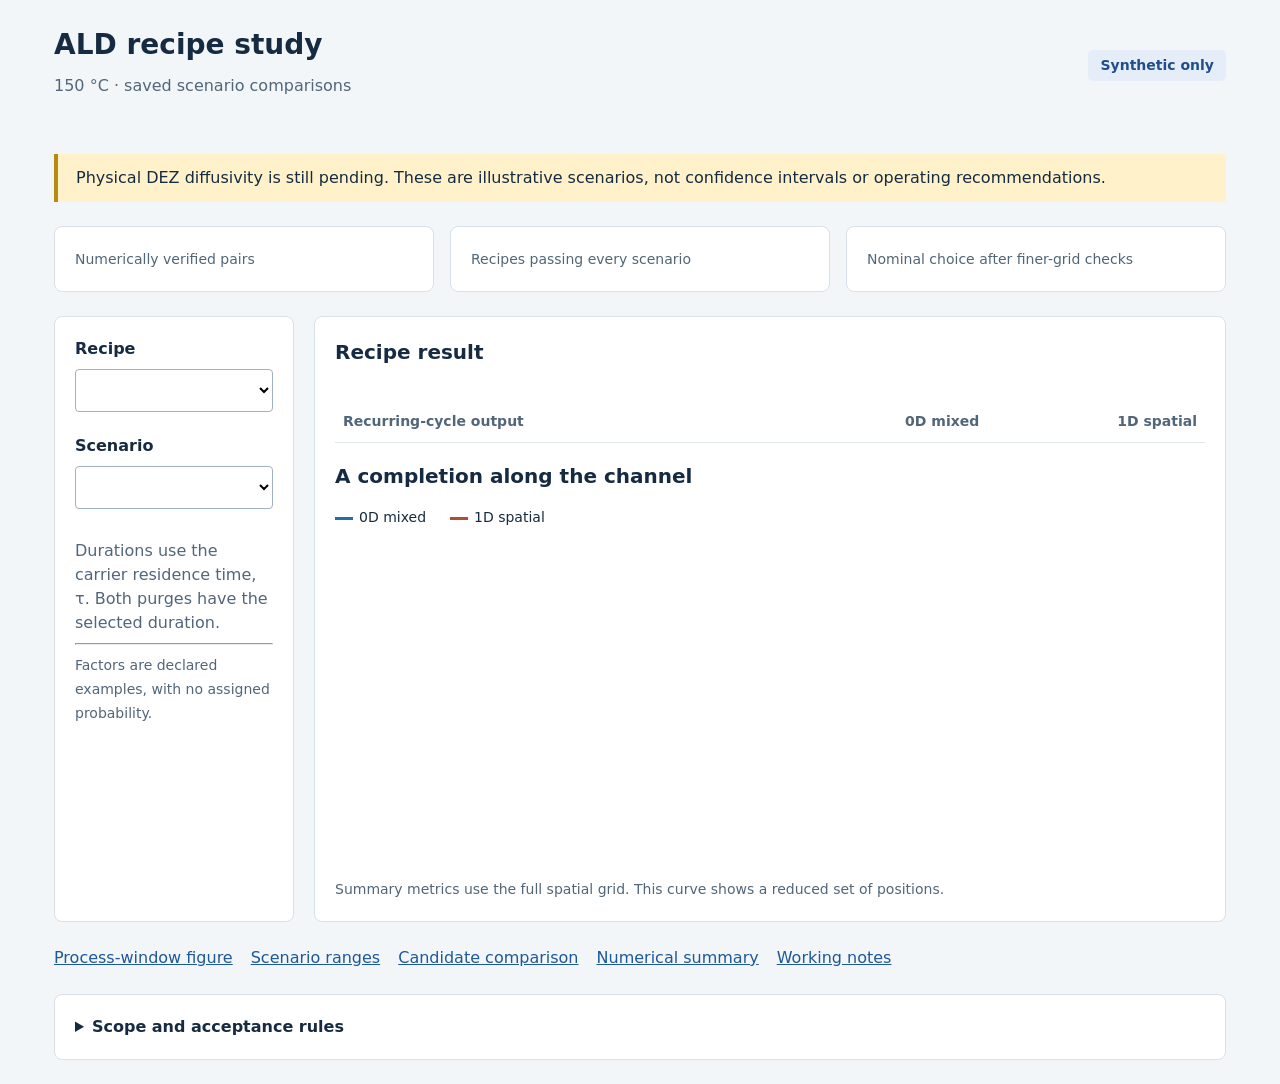
<file: src/ald_twin/process_view.html>
<!doctype html>
<html lang="en">
<meta charset="utf-8">
<meta name="viewport" content="width=device-width, initial-scale=1">
<title>ALD recipe study — synthetic results</title>
<style>
/* page layout and text */
* {
  box-sizing:border-box}
body {
  margin:0;
  background:#f3f6f9;
  color:#162b41;
  font:16px/1.5 system-ui,sans-serif}
header,main {
  max-width:1220px;
  margin:auto;
  padding:24px}
header {
  display:flex;
  align-items:center;
  justify-content:space-between;
  gap:20px}
h1 {
  font-size:28px;
  margin:0}
h2 {
  font-size:20px;
  margin:0 0 16px}
p {
  margin:8px 0}
/* synthetic-only badge and the warning notice */
.badge {
  padding:5px 12px;
  border-radius:5px;
  background:#e4edf8;
  color:#214e8a;
  font-size:14px;
  font-weight:650}
.notice {
  background:#fff1c9;
  border-left:4px solid #b78b12;
  padding:12px 18px;
  margin-bottom:24px}
/* three summary numbers across the top */
.stats {
  display:grid;
  grid-template-columns:repeat(3,1fr);
  gap:16px;
  margin-bottom:24px}
.stat,.panel {
  background:white;
  border:1px solid #d8e1e9;
  border-radius:8px;
  padding:20px}
.stat strong {
  display:block;
  font-size:24px}
.muted,small {
  color:#526679}
small {
  font-size:14px}
/* pickers on the left, trial result on the right */
.workspace {
  display:grid;
  grid-template-columns:240px 1fr;
  gap:20px}
/* recipe and scenario pickers */
label {
  display:block;
  font-weight:650;
  margin:0 0 8px}
select {
  width:100%;
  font:inherit;
  padding:10px;
  border:1px solid #9fb1c2;
  background:white;
  border-radius:4px;
  margin-bottom:22px}
a {
  color:#1d5899}
a:focus-visible,select:focus-visible {
  outline:3px solid #d89b08;
  outline-offset:3px}
/* trial heading and its state badge, coloured by state */
.result-head {
  display:flex;
  justify-content:space-between;
  gap:16px;
  align-items:center}
.state {
  padding:5px 10px;
  border-radius:4px;
  font-size:14px;
  font-weight:650}
.pass {
  background:#c5ebdc;
  color:#10513a}
.fail {
  background:#f7d8d0;
  color:#842a1b}
.unverified,.unresolved,.outside-screen {
  background:#e5eaf0;
  color:#30485f}
/* metric table */
table {
  width:100%;
  border-collapse:collapse;
  margin:18px 0}
th,td {
  text-align:right;
  padding:10px 8px;
  border-bottom:1px solid #e0e6ec}
th:first-child,td:first-child {
  text-align:left}
th {
  font-size:14px;
  color:#526679}
/* A completion plot and its legend */
svg {
  display:block;
  width:100%;
  height:auto}
svg text {
  font-family:system-ui,sans-serif;
  fill:#344b60;
  font-size:14px}
.legend {
  display:flex;
  flex-wrap:wrap;
  gap:24px;
  font-size:14px;
  margin:8px 0}
.dot {
  display:inline-block;
  width:18px;
  height:3px;
  vertical-align:middle;
  margin-right:6px}
/* report links, scope notes and empty message */
.links {
  display:flex;
  flex-wrap:wrap;
  gap:18px;
  margin-top:24px}
.details {
  margin-top:24px}
summary {
  cursor:pointer;
  font-weight:650}
.factors {
  font-size:14px;
  overflow-wrap:anywhere}
.empty {
  padding:35px 0;
  color:#526679}
/* narrow screens: one column and less padding */
@media(max-width:760px) {
  header {
    align-items:flex-start}
  header,main {
    padding:16px}
  .stats {
    grid-template-columns:1fr}
  .workspace {
    grid-template-columns:1fr}
  .panel {
    padding:16px}
  .result-head {
    align-items:flex-start}
  h1 {
    font-size:24px}
  th,td {
    padding:8px 4px;
    font-size:14px}
}
</style>
<!-- page title -->
<header><div><h1>ALD recipe study</h1><p class="muted">150 °C · saved scenario comparisons</p></div><span class="badge">Synthetic only</span></header>
<main>
<!-- warning that the study is synthetic -->
<div class="notice">Physical DEZ diffusivity is still pending. These are illustrative scenarios, not confidence intervals or operating recommendations.</div>
<!-- study summary numbers -->
<section class="stats" aria-label="Study summary">
<div class="stat"><small>Numerically verified pairs</small><strong id="verified"></strong></div>
<div class="stat"><small>Recipes passing every scenario</small><strong id="feasible"></strong></div>
<div class="stat"><small>Nominal choice after finer-grid checks</small><strong id="selection"></strong></div>
</section>
<!-- recipe and scenario pickers beside the chosen trial -->
<section class="workspace">
<aside class="panel"><label for="recipe">Recipe</label><select id="recipe"></select><label for="scenario">Scenario</label><select id="scenario"></select><p class="muted">Durations use the carrier residence time, τ. Both purges have the selected duration.</p><p id="durations"></p><hr><p class="factors" id="factors"></p><small>Factors are declared examples, with no assigned probability.</small></aside>
<article class="panel" aria-live="polite">
<div class="result-head"><h2 id="result-title">Recipe result</h2><span id="state" class="state"></span></div>
<p class="muted" id="verification"></p>
<div id="results">
<table><thead><tr><th>Recurring-cycle output</th><th>0D mixed</th><th>1D spatial</th></tr></thead><tbody id="metrics"></tbody></table>
<h2>A completion along the channel</h2>
<div class="legend"><span><i class="dot" style="background:#246eaa"></i>0D mixed</span><span><i class="dot" style="background:#b34c34"></i>1D spatial</span></div>
<svg id="profile" viewBox="0 0 740 290" role="img" aria-label="A completion along the channel"></svg>
<small>Summary metrics use the full spatial grid. This curve shows a reduced set of positions.</small>
</div><p id="empty" class="empty" hidden></p>
</article>
</section>
<!-- links to the saved report files -->
<nav class="links" aria-label="Study reports"><a href="process-window.png">Process-window figure</a><a href="scenario-ranges.png">Scenario ranges</a><a href="recipe-candidates.png">Candidate comparison</a><a href="summary.json">Numerical summary</a><a href="report.md">Working notes</a></nav>
<!-- scope and acceptance rules -->
<details class="panel details"><summary>Scope and acceptance rules</summary><p>Only the declared recipes and named scenarios are covered. An uncomputed point has no established feasibility.</p><p>A completion must reach 0.90, B remaining must be at most 0.10, and both scaled purge residuals must be at most 0.01. Cases also need numerical verification and the declared wall-transport screen. Near-threshold results stay unresolved.</p><p>Selections minimize prescribed cycle time and precursor delivery over the finite candidate list. Selected recipes receive an additional spatial and time check. Relative GPC spread is (maximum − minimum) / mean.</p><p>Source hashes, original cycles and failed attempts remain in the study records. This view does not run a different solver or estimate missing properties.</p></details>
</main>
<!-- study data inserted by process_report.py, then the page script -->
<script id="study-data" type="application/json">__STUDY_DATA__</script>
<script>
// ---- study data and labels ----

// the saved study written into this page by process_report.py
const study = JSON.parse(document.getElementById('study-data').textContent);
const byId = id => document.getElementById(id);
// display text for each trial state
const labels = {'pass':'Passes constraints', 'fail':'Fails constraints', 'unresolved':'Near threshold',
  'unverified':'Not verified', 'outside-screen':'Outside wall screen'};

// ---- plot geometry (svg px in the 740 x 290 view box) ----
// the svg markup in draw() writes the same numbers as literals (54, 716 = 54+662, 236)

// left end of the x axis and its length
const PLOT_LEFT = 54;
const PLOT_WIDTH = 662;
// y position of completion 0 and the height from 0 to 1
const PLOT_BOTTOM = 236;
const PLOT_HEIGHT = 205;
// the A completion every recipe must reach, drawn as a dashed line
const A_COMPLETION_TARGET = .9;
// conversions from s to ms and from m to mm
const MS_PER_S = 1000;
const MM_PER_M = 1000;

// fixed-decimal text for a value, or 'Not defined' when it is missing
function format(value, digits=3) {
  if (value == null) return 'Not defined';
  return Number(value).toFixed(digits);
}

// short recipe name, for example 'A 2τ · purges 3τ'
function recipeName(row) {
  return `A ${row.pulse_ratio}τ · purges ${row.purge_ratio}τ`;
}

// ---- recipe and scenario pickers and the summary numbers ----

for (const row of study.summary.recipes) {
  const option = new Option(recipeName(row), row.recipe);
  byId('recipe').add(option);
}
for (const row of study.plan.scenarios) {
  byId('scenario').add(new Option(row.name.replaceAll('-', ' '), row.name));
}
byId('verified').textContent = `${study.verified_pairs} / ${study.cases.length}`;
const passing = study.summary.recipes.filter(row => row.all_scenarios === 'pass');
byId('feasible').textContent = `${passing.length} / ${study.summary.recipes.length}`;

// the nominal recipe choice, or why there is none
const selected = study.selections.all_scenarios;
const nominal = study.selections.nominal;
const chosen = study.summary.recipes.find(row => row.recipe === nominal.selected);
if (chosen) byId('selection').textContent = recipeName(chosen);
else if (nominal.status === 'NO_FEASIBLE_CANDIDATE') byId('selection').textContent = 'No feasible candidate';
else byId('selection').textContent = 'Not established';

// start on the recipe that passes every scenario, else the nominal one, else the first
byId('recipe').value = selected.selected ?? study.selections.nominal.selected ?? study.summary.recipes[0].recipe;

// ---- A completion plot ----

// draw A completion along the channel: 1D spatial curve, 0D mixed mean and the target line
function draw(row) {
  const profile = row.profile;
  const end = study.channel_length_m*MM_PER_M;
  const x = [];
  for (const v of profile.z_m) x.push(v*MM_PER_M);
  const xx = v => PLOT_LEFT+(v/end)*PLOT_WIDTH;
  const yy = v => PLOT_BOTTOM-v*PLOT_HEIGHT;

  // axes, grid lines and labels
  let svg = '<line x1="54" y1="236" x2="716" y2="236" stroke="#9dafbf"/>';
  for (const value of [0, .25, .5, .75, 1]) {
    svg += `<line x1="54" y1="${yy(value)}" x2="716" y2="${yy(value)}" stroke="#e2e8ef"/>`;
    svg += `<text x="42" y="${yy(value)+5}" text-anchor="end">${value}</text>`;
  }
  for (const value of [0, end/2, end]) {
    svg += `<text x="${xx(value)}" y="262" text-anchor="middle">${value.toFixed(0)}</text>`;
  }
  svg += '<text x="385" y="287" text-anchor="middle">Position (mm)</text>';

  // target line and the 0D mixed mean
  const target = yy(A_COMPLETION_TARGET);
  svg += `<line x1="54" y1="${target}" x2="716" y2="${target}" stroke="#647687" stroke-dasharray="3 4"/>`;
  const mixed = row.models.mixed.metrics.mean_a_completion;
  svg += `<line x1="54" y1="${yy(mixed)}" x2="716" y2="${yy(mixed)}" stroke="#246eaa" stroke-width="2.5" stroke-dasharray="8 5"/>`;

  // 1D spatial curve
  const steps = [];
  for (let index = 0; index < profile.a_completion.length; index++) {
    const command = index === 0 ? 'M' : 'L';
    const value = profile.a_completion[index];
    steps.push(`${command}${xx(x[index]).toFixed(2)},${yy(value).toFixed(2)}`);
  }
  svg += `<path d="${steps.join(' ')}" fill="none" stroke="#b34c34" stroke-width="3"/>`;
  byId('profile').innerHTML = svg;
}

// ---- selected trial ----

// numerical check line for a trial
function verificationText(row) {
  if (row.status === 'PASS') return `Numerical checks passed · ${row.cells} spatial cells`;
  return row.reason ?? 'Numerical verification is incomplete.';
}

// one table cell for a metric: residuals in exponent form, others scaled and fixed
function metricText(metrics, name, factor, index) {
  const metric = metrics[name];
  let number = metric;
  if (index != null) number = metric[index];
  if (number == null) {
    if (name === 'purge_crossing_s') return 'Not cleared';
    return 'Not defined';
  }
  if (name.includes('residual')) return number.toExponential(3);
  return format(number*factor);
}

// show the trial for the chosen recipe and scenario
function update() {
  const recipe = byId('recipe').value;
  const scenario = byId('scenario').value;
  const row = study.cases.find(row => row.recipe === recipe && row.scenario.name === scenario);
  byId('state').textContent = labels[row.state];
  byId('state').className = `state ${row.state}`;
  byId('result-title').textContent = recipeName(row);
  byId('verification').textContent = verificationText(row);
  byId('durations').textContent = `τ = ${format(row.residence_s*MS_PER_S)} ms. B pulse = ${study.plan.b_pulse_ratio}τ.`;
  const factors = [];
  for (let i = 0; i < study.plan.factor_order.length; i++) {
    factors.push(`${study.plan.factor_order[i]} × ${row.scenario.factors[i]}`);
  }
  byId('factors').textContent = factors.join(' · ');
  byId('results').hidden = !row.models;
  byId('empty').hidden = Boolean(row.models);
  byId('empty').textContent = 'No accepted model comparison is available for this trial.';
  if (!row.models) return;

  // metric table: field name, label, scale factor and optional list index
  const fields = [
    ['mean_gpc_angstrom', 'Mean equivalent GPC (Å/cycle)', 1],
    ['minimum_a_completion', 'Minimum A completion (%)', 100],
    ['maximum_b_remaining', 'Maximum B remaining (%)', 100],
    ['relative_gpc_spread', 'Relative GPC spread (%)', 100],
    ['purge_a_residual', 'A purge residual (scaled fraction)', 1],
    ['purge_b_residual', 'B purge residual (scaled fraction)', 1],
    ['purge_crossing_s', 'A purge clearance (ms)', 1000, 0],
    ['purge_crossing_s', 'B purge clearance (ms)', 1000, 1]
  ];
  byId('metrics').replaceChildren();
  for (const [name, label, factor, index] of fields) {
    const tr = document.createElement('tr');
    const mixedText = metricText(row.models.mixed.metrics, name, factor, index);
    const spatialText = metricText(row.models.spatial.metrics, name, factor, index);
    for (const value of [label, mixedText, spatialText]) {
      const td = document.createElement('td');
      td.textContent = value;
      tr.append(td);
    }
    byId('metrics').append(tr);
  }
  draw(row);
}

// ---- event handlers ----

byId('recipe').addEventListener('change', update);
byId('scenario').addEventListener('change', update);
update();
</script>
</html>
</file>
